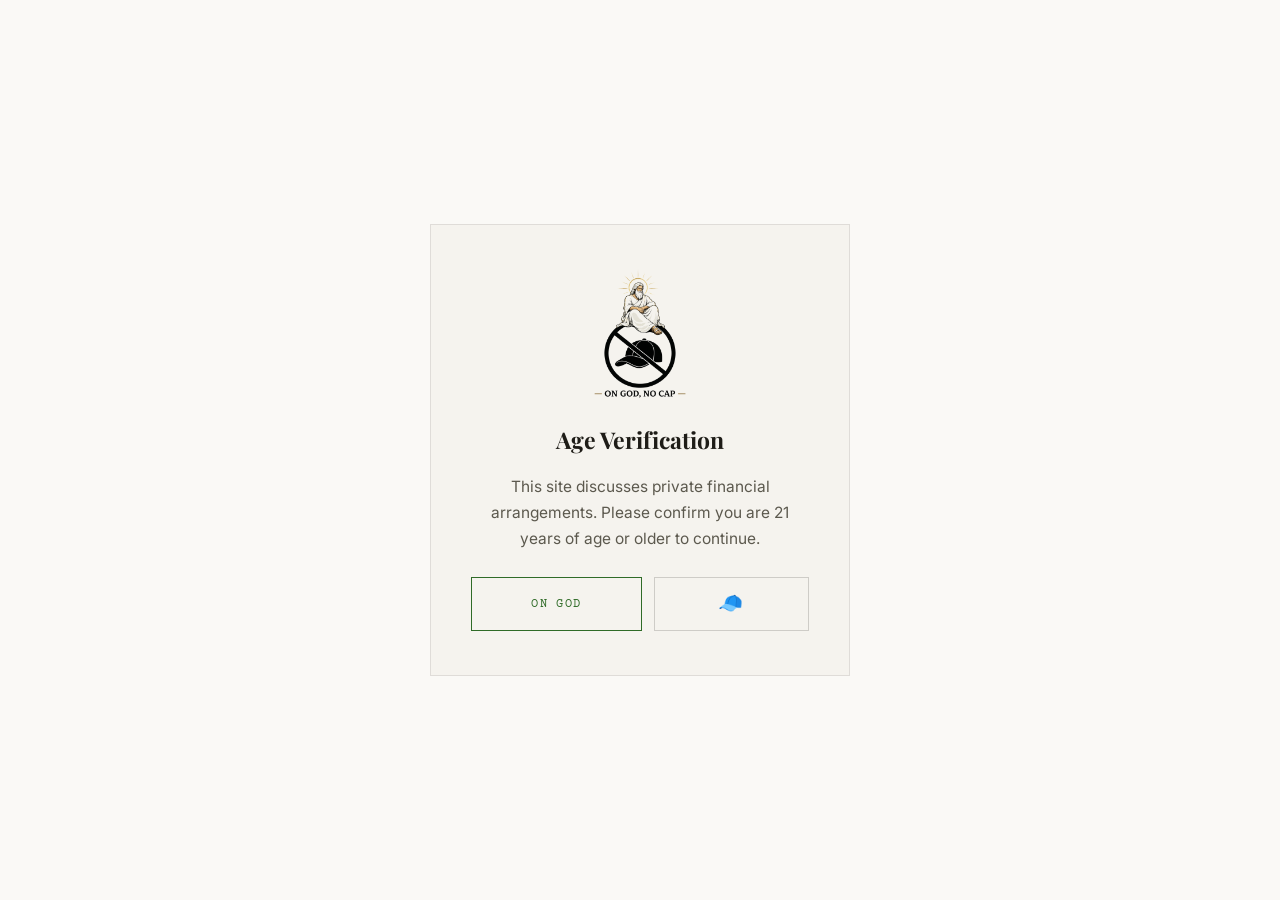
<file: index.html>
<!doctype html>
<html lang="en">
<head>
<meta charset="utf-8">
<meta name="viewport" content="width=device-width, initial-scale=1">
<title>On God No Capital Solutions. A Private Capital Group.</title>
<meta name="description" content="On God No Capital Solutions: a private capital group organized into individual operating divisions.">
<link rel="icon" type="image/png" href="/assets/mark.png">
<link rel="stylesheet" href="/css/style.css">
</head>
<body>

<div class="gate" id="age-gate">
  <div class="gate-card">
    <picture>
      <source srcset="/assets/logo.webp" type="image/webp">
      <img class="seal" src="/assets/logo.png" alt="On God No Cap" width="640" height="900">
    </picture>
    <h2>Age Verification</h2>
    <p class="desc">This site discusses private financial arrangements. Please confirm
    you are 21 years of age or older to continue.</p>
    <div class="age-gate-actions">
      <button type="button" class="btn btn--yes" id="age-yes">On God</button>
      <button type="button" class="btn btn--ghost btn--cap" id="age-no">🧢</button>
    </div>
  </div>
</div>

<div id="app" style="display:none;">

<header class="site-header">
  <div class="frame">
    <div class="brand">
      <picture>
        <source srcset="/assets/logo.webp" type="image/webp">
        <img class="seal" src="/assets/logo.png" alt="On God No Cap" width="640" height="900">
      </picture>
      <div class="brand-name">Ong No 🧢<small>A Private Capital Group</small></div>
    </div>
    <nav class="site-nav">
      <a href="/" class="active">Overview</a>
      <a href="/#philosophy">Philosophy</a>
      <a href="/#divisions">Divisions</a>
      <a href="/portal/" class="cta">Rental Portal</a>
    </nav>
  </div>
</header>

<main>

  <section class="hero">
    <div class="frame">
      <div>
        <picture>
          <source srcset="/assets/logo.webp" type="image/webp">
          <img class="hero-mark" src="/assets/logo.png" alt="On God No Cap" width="640" height="900">
        </picture>
        <span class="eyebrow">Firm Overview</span>
        <h1>On God No<br>Capital Solutions</h1>
        <p class="dek">
          A private capital group structured to identify, formalize, and manage
          arrangements between trusted parties, organized into individual operating
          divisions.
        </p>
        <div class="hero-actions">
          <a href="#divisions" class="btn">View Firm Divisions</a>
          <a href="#philosophy" class="btn btn--ghost">Firm Philosophy</a>
        </div>
      </div>
    </div>
  </section>

  <div class="office-strip">
    <div class="frame">
      <svg class="office-skyline" width="220" height="46" viewBox="0 0 220 46" fill="none" aria-hidden="true">
        <path d="M2 44 L2 20 L14 20 L14 10 L26 10 L26 24 L40 24 L40 4 L54 4 L54 30 L70 30 L70 16 L84 16 L84 34 L100 34 L100 8 L116 8 L116 28 L132 28 L132 14 L148 14 L148 38 L164 38 L164 2 L180 2 L180 22 L196 22 L196 32 L218 32 L218 44" stroke="#8a6a1f" stroke-width="1.5" stroke-linejoin="round" stroke-linecap="round"/>
      </svg>
      <span class="caption">By Appointment Only</span>
    </div>
  </div>

  <hr class="rule">

  <section id="philosophy">
    <div class="frame">
      <div class="section-head">
        <div>
          <span class="eyebrow">Firm Philosophy</span>
          <h2>How the firm operates</h2>
        </div>
      </div>
      <p class="prose">
        On God No Capital Solutions is organized as a private holding structure. Each
        division listed below operates under its own terms and maintains its own records,
        accessed through a dedicated portal. The Firm's approach emphasizes
        <strong>direct oversight</strong>, <strong>consistent documentation</strong>, and
        <strong>clear access controls</strong> for every party involved, regardless of the
        size or nature of the underlying arrangement.
      </p>
    </div>
  </section>

  <hr class="rule">

  <section id="divisions">
    <div class="frame">
      <div class="section-head">
        <div>
          <span class="eyebrow">Firm Divisions</span>
          <h2>Current operating divisions</h2>
        </div>
        <p>Each division maintains its own records and access portal. Additional
        divisions are added here as the Firm's operations expand.</p>
      </div>
      <div class="schedule">
        <div class="schedule-row">
          <div class="schedule-num">01</div>
          <div class="schedule-body">
            <h3>Residential Capital: Rental Portal</h3>
            <p>Manages leasing, rent collection, and payment recordkeeping for the Firm's
            residential holding, including a resident-facing portal for reviewing
            payment history.</p>
            <a class="schedule-enter" href="/portal/">Enter Rental Portal &rarr;</a>
          </div>
          <div class="schedule-meta">
            <span class="schedule-status"><span class="status-dot"></span>Active</span>
          </div>
        </div>
      </div>
    </div>
  </section>

</main>

<footer class="site-footer">
  <div class="frame">
    <div class="footer-grid">
      <div class="footer-col">
        <span class="eyebrow">On God No Capital Solutions</span>
        <p class="footer-legal" style="margin-top: 14px; max-width: 42ch;">
          A private capital group organized into individual operating divisions, each
          maintaining its own records and access portal.
        </p>
      </div>
      <div class="footer-col">
        <span class="eyebrow">Access</span>
        <ul>
          <li><a href="/">Firm Overview</a></li>
          <li><a href="/#philosophy">Philosophy</a></li>
          <li><a href="/#divisions">Divisions</a></li>
          <li><a href="/portal/">Rental Portal</a></li>
        </ul>
      </div>
      <div class="footer-col">
        <span class="eyebrow">Disclosures</span>
        <p class="footer-legal">
          On God No Capital Solutions is not a registered investment adviser,
          broker-dealer, depository institution, or licensed real estate brokerage, and
          does not offer securities of any kind. Each division listed above reflects a
          private arrangement between individuals. Amounts described on this site are not
          insured or guaranteed by any government agency or third party.
        </p>
      </div>
    </div>
    <div class="footer-bottom">
      <span>On God No Capital Solutions. All rights reserved.</span>
      <span>Confidential. For intended recipient only.</span>
    </div>
    <div class="site-disclaimer">Not a real investment company. This is a private rent-tracking page for one room, one tenant.</div>
  </div>
</footer>

</div>

<script src="/js/app.js"></script>
<script src="/js/age-gate.js"></script>
</body>
</html>
</file>
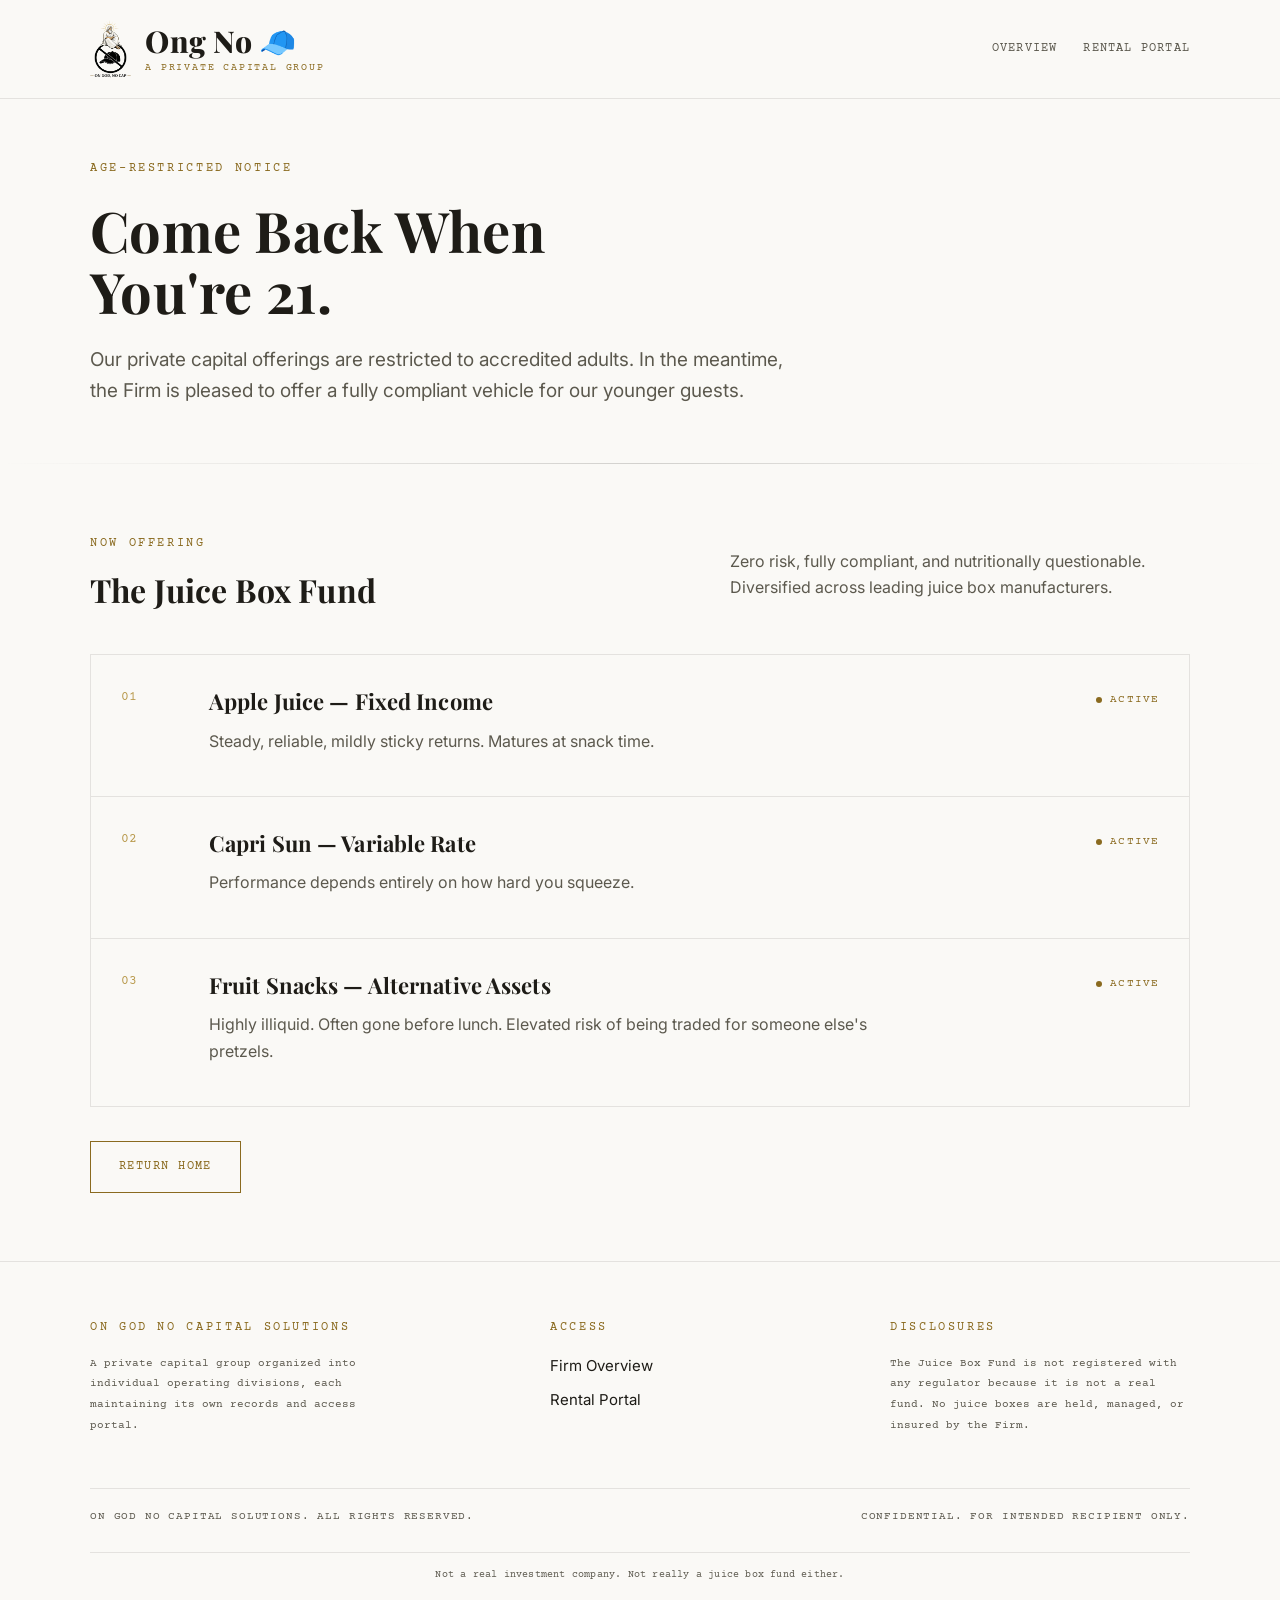
<file: juice-box/index.html>
<!doctype html>
<html lang="en">
<head>
<meta charset="utf-8">
<meta name="viewport" content="width=device-width, initial-scale=1">
<title>Juice Box Fund. On God No Capital Solutions.</title>
<meta name="description" content="A fully compliant investment vehicle for our younger guests.">
<link rel="icon" type="image/png" href="/assets/mark.png">
<link rel="stylesheet" href="/css/style.css">
</head>
<body>

<header class="site-header">
  <div class="frame">
    <div class="brand">
      <picture>
        <source srcset="/assets/logo.webp" type="image/webp">
        <img class="seal" src="/assets/logo.png" alt="On God No Cap" width="640" height="900">
      </picture>
      <div class="brand-name">Ong No 🧢<small>A Private Capital Group</small></div>
    </div>
    <nav class="site-nav">
      <a href="/">Overview</a>
      <a href="/portal/">Rental Portal</a>
    </nav>
  </div>
</header>

<main>

  <section class="hero">
    <div class="frame">
      <div>
        <span class="eyebrow">Age-Restricted Notice</span>
        <h1>Come Back When<br>You're 21.</h1>
        <p class="dek">
          Our private capital offerings are restricted to accredited adults. In the
          meantime, the Firm is pleased to offer a fully compliant vehicle for our
          younger guests.
        </p>
      </div>
    </div>
  </section>

  <hr class="rule">

  <section id="juice-fund">
    <div class="frame">
      <div class="section-head">
        <div>
          <span class="eyebrow">Now Offering</span>
          <h2>The Juice Box Fund</h2>
        </div>
        <p>Zero risk, fully compliant, and nutritionally questionable. Diversified across
        leading juice box manufacturers.</p>
      </div>
      <div class="schedule">
        <div class="schedule-row">
          <div class="schedule-num">01</div>
          <div class="schedule-body">
            <h3>Apple Juice — Fixed Income</h3>
            <p>Steady, reliable, mildly sticky returns. Matures at snack time.</p>
          </div>
          <div class="schedule-meta">
            <span class="schedule-status"><span class="status-dot"></span>Active</span>
          </div>
        </div>
        <div class="schedule-row">
          <div class="schedule-num">02</div>
          <div class="schedule-body">
            <h3>Capri Sun — Variable Rate</h3>
            <p>Performance depends entirely on how hard you squeeze.</p>
          </div>
          <div class="schedule-meta">
            <span class="schedule-status"><span class="status-dot"></span>Active</span>
          </div>
        </div>
        <div class="schedule-row">
          <div class="schedule-num">03</div>
          <div class="schedule-body">
            <h3>Fruit Snacks — Alternative Assets</h3>
            <p>Highly illiquid. Often gone before lunch. Elevated risk of being traded
            for someone else's pretzels.</p>
          </div>
          <div class="schedule-meta">
            <span class="schedule-status"><span class="status-dot"></span>Active</span>
          </div>
        </div>
      </div>
      <div class="hero-actions" style="margin-top: 34px;">
        <a href="/" class="btn">Return Home</a>
      </div>
    </div>
  </section>

</main>

<footer class="site-footer">
  <div class="frame">
    <div class="footer-grid">
      <div class="footer-col">
        <span class="eyebrow">On God No Capital Solutions</span>
        <p class="footer-legal" style="margin-top: 14px; max-width: 42ch;">
          A private capital group organized into individual operating divisions, each
          maintaining its own records and access portal.
        </p>
      </div>
      <div class="footer-col">
        <span class="eyebrow">Access</span>
        <ul>
          <li><a href="/">Firm Overview</a></li>
          <li><a href="/portal/">Rental Portal</a></li>
        </ul>
      </div>
      <div class="footer-col">
        <span class="eyebrow">Disclosures</span>
        <p class="footer-legal">
          The Juice Box Fund is not registered with any regulator because it is not a
          real fund. No juice boxes are held, managed, or insured by the Firm.
        </p>
      </div>
    </div>
    <div class="footer-bottom">
      <span>On God No Capital Solutions. All rights reserved.</span>
      <span>Confidential. For intended recipient only.</span>
    </div>
    <div class="site-disclaimer">Not a real investment company. Not really a juice box fund either.</div>
  </div>
</footer>

</body>
</html>
</file>
<file: css/style.css>
/* ==========================================================================
   ON GOD NO CAPITAL SOLUTIONS. Design system.
   Palette:  --void #faf9f6   --panel #f5f3ee   --gold #8a6a1f
             --gold-bright #96731f   --blood #8c3430   --blood-bright #9c3b34
             --ivory #1e1c17   --ivory-dim #5c594e
   Display:  "Playfair Display"   Body: "Inter"   Data: "Courier Prime"
   Signature: a filing / private-placement reference strip repeated on every
   page, and a "Schedule of Holdings" numbered table in place of generic cards.
   Light, client-facing advisory-site register rather than a dark ledger look.
   ========================================================================== */

@import url('https://fonts.googleapis.com/css2?family=Playfair+Display:ital,wght@0,600;0,700;0,900;1,600&family=Inter:wght@400;500;600;700&family=Courier+Prime:wght@400;700&display=swap');

:root{
  --void: #faf9f6;
  --void-2: #f2f0e8;
  --panel: #f5f3ee;
  --panel-2: #ece8dc;
  --gold: #8a6a1f;
  --gold-bright: #96731f;
  --gold-dim: #b99a4d;
  --blood: #8c3430;
  --blood-bright: #9c3b34;
  --ivory: #1e1c17;
  --ivory-dim: #5c594e;
  --line: rgba(30,28,23,0.18);
  --line-soft: rgba(30,28,23,0.10);
}

*{ box-sizing: border-box; }

html{ scroll-behavior: smooth; }

body{
  margin: 0;
  background: var(--void);
  color: var(--ivory);
  font-family: 'Inter', -apple-system, BlinkMacSystemFont, 'Segoe UI', sans-serif;
  font-size: 17px;
  line-height: 1.65;
  min-height: 100vh;
  position: relative;
}

h1,h2,h3,h4{
  font-family: 'Playfair Display', serif;
  color: var(--ivory);
  margin: 0;
  letter-spacing: 0.005em;
}

a{ color: inherit; text-decoration: none; }

.eyebrow{
  font-family: 'Courier Prime', monospace;
  font-size: 12px;
  letter-spacing: 0.22em;
  text-transform: uppercase;
  color: var(--gold);
}

.rule{
  height: 1px;
  background: linear-gradient(90deg, transparent, var(--line), transparent);
  border: none;
  margin: 0;
}

/* ---------------------------------- shell --------------------------------- */

.frame{
  position: relative;
  z-index: 1;
  max-width: 1180px;
  margin: 0 auto;
  padding: 0 40px;
}

.site-header{
  position: relative;
  z-index: 2;
  padding: 20px 0;
  background: var(--void);
  border-bottom: 1px solid var(--line-soft);
}

.site-header .frame{
  display: flex;
  align-items: center;
  justify-content: space-between;
  gap: 20px;
}

.brand{
  display: flex;
  align-items: center;
  gap: 14px;
}

.brand-name{
  font-family: 'Playfair Display', serif;
  font-weight: 800;
  font-size: 30px;
  letter-spacing: 0.01em;
  line-height: 1;
}

.brand-name small{
  display: block;
  font-family: 'Courier Prime', monospace;
  font-weight: 400;
  font-size: 10px;
  letter-spacing: 0.18em;
  text-transform: uppercase;
  color: var(--gold);
  margin-top: 7px;
}

.site-nav{
  display: flex;
  align-items: center;
  gap: 26px;
  font-family: 'Courier Prime', monospace;
  font-size: 12px;
  letter-spacing: 0.1em;
  text-transform: uppercase;
  color: var(--ivory-dim);
}

.site-nav a{ position: relative; transition: color .2s ease; }
.site-nav a:hover{ color: var(--gold-bright); }
.site-nav a.active{ color: var(--gold); }

.site-nav a.cta{
  border: 1px solid var(--gold);
  color: var(--gold);
  padding: 8px 16px;
  transition: background .2s ease, color .2s ease;
}
.site-nav a.cta:hover{ background: var(--gold); color: var(--void); }

.seal{ display: block; flex-shrink: 0; width: auto; }

.brand .seal{ height: 58px; }

/* --------------------------------- buttons --------------------------------- */

.btn{
  display: inline-flex;
  align-items: center;
  gap: 10px;
  font-family: 'Courier Prime', monospace;
  font-size: 12px;
  letter-spacing: 0.12em;
  text-transform: uppercase;
  padding: 15px 28px;
  border: 1px solid var(--gold);
  background: transparent;
  color: var(--gold);
  cursor: pointer;
  transition: background .25s ease, color .25s ease;
}

.btn:hover{ background: var(--gold); color: var(--void); }

.btn--blood{ border-color: var(--blood); color: var(--blood); }
.btn--blood:hover{ background: var(--blood-bright); color: var(--void); }

.btn--ghost{ border-color: var(--line); color: var(--ivory-dim); }
.btn--ghost:hover{ background: rgba(30,28,23,0.05); color: var(--ivory); }

.btn--yes{ border-color: #2f6b27; color: #2f6b27; }
.btn--yes:hover{ background: #2f6b27; color: var(--void); }

.btn--cap{ font-size: 20px; padding: 13px 20px; }

.btn--small{ padding: 9px 16px; font-size: 10.5px; }

.btn:disabled{ opacity: .4; cursor: not-allowed; }
.btn:disabled:hover{ background: transparent; color: var(--gold); }

/* ----------------------------------- hero ----------------------------------- */

.hero{
  position: relative;
  z-index: 1;
  padding: 60px 0 56px;
}

.hero-mark{
  display: block;
  width: clamp(160px, 22vw, 240px);
  height: auto;
  margin-bottom: 22px;
}

.hero .eyebrow{ display: block; margin-bottom: 20px; }

.hero h1{
  font-size: clamp(36px, 4.6vw, 56px);
  font-weight: 700;
  line-height: 1.1;
  color: var(--ivory);
}

.hero .dek{
  font-size: 19px;
  color: var(--ivory-dim);
  margin: 22px 0 0;
  max-width: 58ch;
}

.hero-actions{
  margin-top: 34px;
  display: flex;
  gap: 16px;
  flex-wrap: wrap;
}

/* Decorative "sense of place" strip, in place of a location photograph. */
.office-strip{
  background: var(--panel);
  border-top: 1px solid var(--line-soft);
  border-bottom: 1px solid var(--line-soft);
  padding: 34px 0;
}

.office-strip .frame{
  display: flex;
  align-items: center;
  justify-content: center;
  gap: 26px;
  flex-wrap: wrap;
  text-align: center;
}

.office-skyline{ display: block; }

.office-strip .caption{
  font-family: 'Courier Prime', monospace;
  font-size: 11px;
  letter-spacing: 0.2em;
  text-transform: uppercase;
  color: var(--ivory-dim);
}

/* ------------------------------- sections --------------------------------- */

section{ position: relative; z-index: 1; padding: 68px 0; }

.section-head{
  display: flex;
  justify-content: space-between;
  align-items: flex-end;
  gap: 20px;
  flex-wrap: wrap;
  margin-bottom: 38px;
}

.section-head .eyebrow{ display: block; margin-bottom: 10px; }

.section-head h2{
  font-size: clamp(24px, 3.2vw, 32px);
  font-weight: 700;
}

.section-head p{
  color: var(--ivory-dim);
  font-size: 16px;
  max-width: 46ch;
}

.prose{
  max-width: 720px;
  font-size: 18px;
  color: var(--ivory-dim);
}

.prose strong{ color: var(--ivory); font-weight: 600; }

/* ------------------------------ stat strip -------------------------------- */

.stat-strip{
  display: grid;
  grid-template-columns: repeat(4, 1fr);
  gap: 1px;
  background: var(--line-soft);
  border: 1px solid var(--line-soft);
}

.stat-strip .stat{ background: var(--void-2); padding: 24px 26px; }
.stat-strip .stat .eyebrow{ display: block; margin-bottom: 10px; font-size: 10.5px; }
.stat-strip .stat .value{
  font-family: 'Playfair Display', serif;
  font-size: 27px;
  font-weight: 700;
  color: var(--gold-bright);
}
.stat-strip .stat .value.blood{ color: var(--blood); }
.stat-strip .stat .note{
  display: block;
  margin-top: 6px;
  font-family: 'Courier Prime', monospace;
  font-size: 10.5px;
  color: var(--ivory-dim);
}

/* ------------------------------- schedule table (divisions) ----------------- */

.schedule{
  border: 1px solid var(--line-soft);
}

.schedule-row{
  display: grid;
  grid-template-columns: 64px 1fr 220px;
  gap: 24px;
  padding: 28px 30px;
  border-bottom: 1px solid var(--line-soft);
  align-items: start;
}

.schedule-row:last-child{ border-bottom: none; }

.schedule-num{
  font-family: 'Courier Prime', monospace;
  font-size: 13px;
  color: var(--gold-dim);
  padding-top: 4px;
}

.schedule-body h3{ font-size: 22px; margin-bottom: 8px; }
.schedule-body p{ color: var(--ivory-dim); font-size: 16px; margin: 0 0 14px; }

.schedule-enter{
  display: inline-block;
  font-family: 'Courier Prime', monospace;
  font-size: 11px;
  letter-spacing: 0.1em;
  text-transform: uppercase;
  color: var(--gold-bright);
  border-bottom: 1px solid var(--line);
  padding-bottom: 2px;
  transition: color .2s ease, border-color .2s ease;
}
.schedule-enter:hover{ color: var(--ivory); border-color: var(--ivory-dim); }

.schedule-meta{ text-align: right; }
.schedule-status{
  font-family: 'Courier Prime', monospace;
  font-size: 11px;
  letter-spacing: 0.1em;
  text-transform: uppercase;
  color: var(--gold);
  display: inline-flex;
  align-items: center;
  gap: 8px;
}
.status-dot{
  width: 6px; height: 6px; border-radius: 50%;
  background: var(--gold);
}

/* ---------------------------------- footer ---------------------------------- */

.site-footer{
  position: relative;
  z-index: 1;
  background: var(--void);
  border-top: 1px solid var(--line-soft);
  padding: 56px 0 0;
}

.footer-grid{
  display: grid;
  grid-template-columns: 1.4fr 1fr 1fr;
  gap: 40px;
  padding-bottom: 40px;
}

.footer-col .eyebrow{ display: block; margin-bottom: 16px; }

.footer-col ul{ list-style: none; margin: 0; padding: 0; }
.footer-col li{ margin-bottom: 10px; font-size: 15px; }
.footer-col li a:hover{ color: var(--gold-bright); }

.footer-legal{
  font-family: 'Courier Prime', monospace;
  font-size: 11px;
  line-height: 1.9;
  color: var(--ivory-dim);
}

.footer-bottom{
  border-top: 1px solid var(--line-soft);
  padding: 20px 0 26px;
  display: flex;
  justify-content: space-between;
  align-items: center;
  flex-wrap: wrap;
  gap: 12px;
  font-family: 'Courier Prime', monospace;
  font-size: 10.5px;
  letter-spacing: 0.08em;
  text-transform: uppercase;
  color: var(--ivory-dim);
}

.site-disclaimer{
  border-top: 1px solid var(--line-soft);
  padding: 14px 0 20px;
  font-family: 'Courier Prime', monospace;
  font-size: 10px;
  letter-spacing: 0.02em;
  text-transform: none;
  text-align: center;
  color: var(--ivory-dim);
}

/* ------------------------------- portal chooser ------------------------------ */

.portal-wrap{ padding: 68px 0 90px; }

.portal-head{ max-width: 620px; margin-bottom: 46px; }

.portal-grid{
  display: grid;
  grid-template-columns: 1fr 1fr;
  border: 1px solid var(--line-soft);
  background: var(--panel);
}

.portal-col{ padding: 50px 44px; position: relative; }
.portal-col + .portal-col{ border-left: 1px solid var(--line-soft); }
.portal-col .eyebrow{ margin-bottom: 10px; }
.portal-col h3{ font-size: 25px; margin-bottom: 10px; }
.portal-col p.desc{ color: var(--ivory-dim); font-size: 15.5px; margin-bottom: 28px; }
.portal-col--admin .eyebrow{ color: var(--gold); }
.portal-col--tenant .eyebrow{ color: var(--blood); }

.field{ margin-bottom: 18px; text-align: left; }

.field label{
  display: block;
  font-family: 'Courier Prime', monospace;
  font-size: 11px;
  letter-spacing: 0.14em;
  text-transform: uppercase;
  color: var(--ivory-dim);
  margin-bottom: 8px;
}

.field input, .field select{
  width: 100%;
  background: var(--void);
  border: 1px solid var(--line);
  color: var(--ivory);
  font-family: 'Inter', sans-serif;
  font-size: 16px;
  padding: 12px 14px;
  outline: none;
  transition: border-color .2s ease;
}

.field input:focus, .field select:focus{ border-color: var(--gold); }

.form-error{
  font-family: 'Courier Prime', monospace;
  font-size: 12px;
  color: var(--blood);
  margin-top: 4px;
  min-height: 16px;
}

/* ----------------------------- dashboard shells ------------------------------ */

.dash{ padding: 48px 0 90px; }

.dash-top{
  display: flex;
  justify-content: space-between;
  align-items: flex-end;
  gap: 20px;
  flex-wrap: wrap;
  margin-bottom: 36px;
}

.dash-top .eyebrow{ display: block; margin-bottom: 10px; }
.dash-top h1{ font-size: 30px; }
.dash-actions{ display: flex; gap: 12px; flex-wrap: wrap; }

.panel{ background: var(--panel); border: 1px solid var(--line-soft); }

.panel-head{
  display: flex;
  justify-content: space-between;
  align-items: center;
  padding: 20px 26px;
  border-bottom: 1px solid var(--line-soft);
  flex-wrap: wrap;
  gap: 12px;
}

.panel-head h2{ font-size: 19px; }

/* ------------------------------------ table ----------------------------------- */

table.ledger{
  width: 100%;
  border-collapse: collapse;
  font-family: 'Courier Prime', monospace;
  font-size: 13px;
}

table.ledger th{
  text-align: left;
  padding: 15px 22px;
  color: var(--gold);
  letter-spacing: 0.08em;
  text-transform: uppercase;
  font-size: 10.5px;
  border-bottom: 1px solid var(--line-soft);
  font-weight: 400;
}

table.ledger td{
  padding: 14px 22px;
  border-bottom: 1px solid var(--line-soft);
  color: var(--ivory);
  vertical-align: middle;
}

table.ledger tr:last-child td{ border-bottom: none; }
table.ledger tbody tr:hover{ background: rgba(138,106,31,0.05); }

table.ledger input, table.ledger select{
  width: 100%;
  background: var(--void);
  border: 1px solid var(--line);
  color: var(--ivory);
  font-family: 'Courier Prime', monospace;
  font-size: 12.5px;
  padding: 7px 9px;
  outline: none;
}
table.ledger input:focus, table.ledger select:focus{ border-color: var(--gold); }

.row-actions{ display: flex; gap: 8px; flex-wrap: wrap; }

.pill{
  display: inline-flex;
  align-items: center;
  gap: 6px;
  padding: 5px 12px;
  border: 1px solid;
  font-size: 10px;
  letter-spacing: 0.08em;
  text-transform: uppercase;
}

.pill--paid{ color: #2f6b27; border-color: rgba(47,107,39,0.4); background: rgba(47,107,39,0.08); }
.pill--pending{ color: var(--gold-bright); border-color: var(--line); background: rgba(138,106,31,0.08); }
.pill--late{ color: var(--blood); border-color: rgba(140,52,48,0.4); background: rgba(140,52,48,0.08); }

.row-btn{
  font-family: 'Courier Prime', monospace;
  font-size: 10.5px;
  letter-spacing: 0.06em;
  text-transform: uppercase;
  background: transparent;
  border: 1px solid var(--line);
  color: var(--gold-bright);
  padding: 6px 12px;
  cursor: pointer;
  transition: all .2s ease;
  white-space: nowrap;
}
.row-btn:hover{ background: var(--gold); color: var(--void); }

.row-btn--undo{ border-color: rgba(140,52,48,0.4); color: var(--blood); }
.row-btn--undo:hover{ background: var(--blood-bright); color: var(--void); border-color: var(--blood-bright); }

.row-btn--danger{ border-color: rgba(140,52,48,0.4); color: var(--blood); }
.row-btn--danger:hover{ background: var(--blood-bright); color: var(--void); border-color: var(--blood-bright); }

.row-btn--ghost{ border-color: var(--line-soft); color: var(--ivory-dim); }
.row-btn--ghost:hover{ background: rgba(30,28,23,0.06); color: var(--ivory); }

.empty-state{
  padding: 56px 26px;
  text-align: center;
  color: var(--ivory-dim);
  font-size: 17px;
}

/* ------------------------------ settings panel -------------------------------- */

.settings-body{ padding: 24px 26px 28px; }

.settings-grid{ display: grid; grid-template-columns: 1fr 1fr; gap: 20px 26px; }
.settings-grid .field{ margin-bottom: 0; }

.settings-foot{ margin-top: 22px; display: flex; align-items: center; gap: 16px; }

.save-msg{
  font-family: 'Courier Prime', monospace;
  font-size: 12px;
  color: #2f6b27;
  opacity: 0;
  transition: opacity .3s ease;
}
.save-msg.show{ opacity: 1; }

/* ------------------------------- login gate overlay ---------------------------- */

.gate{
  position: fixed;
  inset: 0;
  z-index: 50;
  background: var(--void);
  display: flex;
  align-items: center;
  justify-content: center;
  padding: 20px;
}

.gate-card{
  width: 100%;
  max-width: 420px;
  border: 1px solid var(--line-soft);
  background: var(--panel);
  padding: 44px 40px;
  text-align: center;
}

.gate-card .seal{ height: 130px; margin: 0 auto 22px; }
.gate-card h2{ font-size: 23px; margin-bottom: 6px; }
.gate-card p.desc{ color: var(--ivory-dim); font-size: 15.5px; margin-bottom: 26px; }
.gate-card .field{ margin-bottom: 20px; }
.gate-card .btn{ width: 100%; justify-content: center; }

.age-gate-actions{ display: flex; gap: 12px; }
.age-gate-actions .btn{ width: auto; flex: 1; }

.gate-back{
  display: block;
  margin-top: 20px;
  font-family: 'Courier Prime', monospace;
  font-size: 11px;
  letter-spacing: 0.12em;
  text-transform: uppercase;
  color: var(--ivory-dim);
}
.gate-back:hover{ color: var(--gold-bright); }

/* ------------------------------------ misc ------------------------------------- */

.small-caps-note{
  font-family: 'Courier Prime', monospace;
  font-size: 11px;
  letter-spacing: 0.03em;
  color: var(--ivory-dim);
  margin-top: 10px;
}

/* ------------------------------------ print ------------------------------------- */

@media print{
  .site-header, .site-footer,
  .dash-actions, .no-print, .row-btn, .row-actions{ display: none !important; }
  body{ background: #fff; color: #111; }
  .frame{ max-width: 100%; padding: 0; }
  .panel{ border-color: #999; background: #fff; }
  .panel-head{ border-color: #999; }
  table.ledger th{ color: #333; border-color: #ccc; }
  table.ledger td{ color: #111; border-color: #ddd; }
  .pill{ border-color: #999 !important; background: #fff !important; color: #111 !important; }
  h1, h2, h3, .eyebrow{ color: #111 !important; }
}

/* ------------------------------------ responsive -------------------------------- */

@media (max-width: 900px){
  .frame{ padding: 0 22px; }
  .portal-grid{ grid-template-columns: 1fr; }
  .portal-col + .portal-col{ border-left: none; border-top: 1px solid var(--line-soft); }
  .stat-strip{ grid-template-columns: repeat(2, 1fr); }
  .settings-grid{ grid-template-columns: 1fr; }
  .site-nav{ display: none; }
  .footer-grid{ grid-template-columns: 1fr; gap: 30px; }
  .schedule-row{ grid-template-columns: 1fr; }
  .schedule-meta{ text-align: left; }
  table.ledger{ font-size: 11.5px; }
  table.ledger th, table.ledger td{ padding: 10px 14px; }
}
</file>
